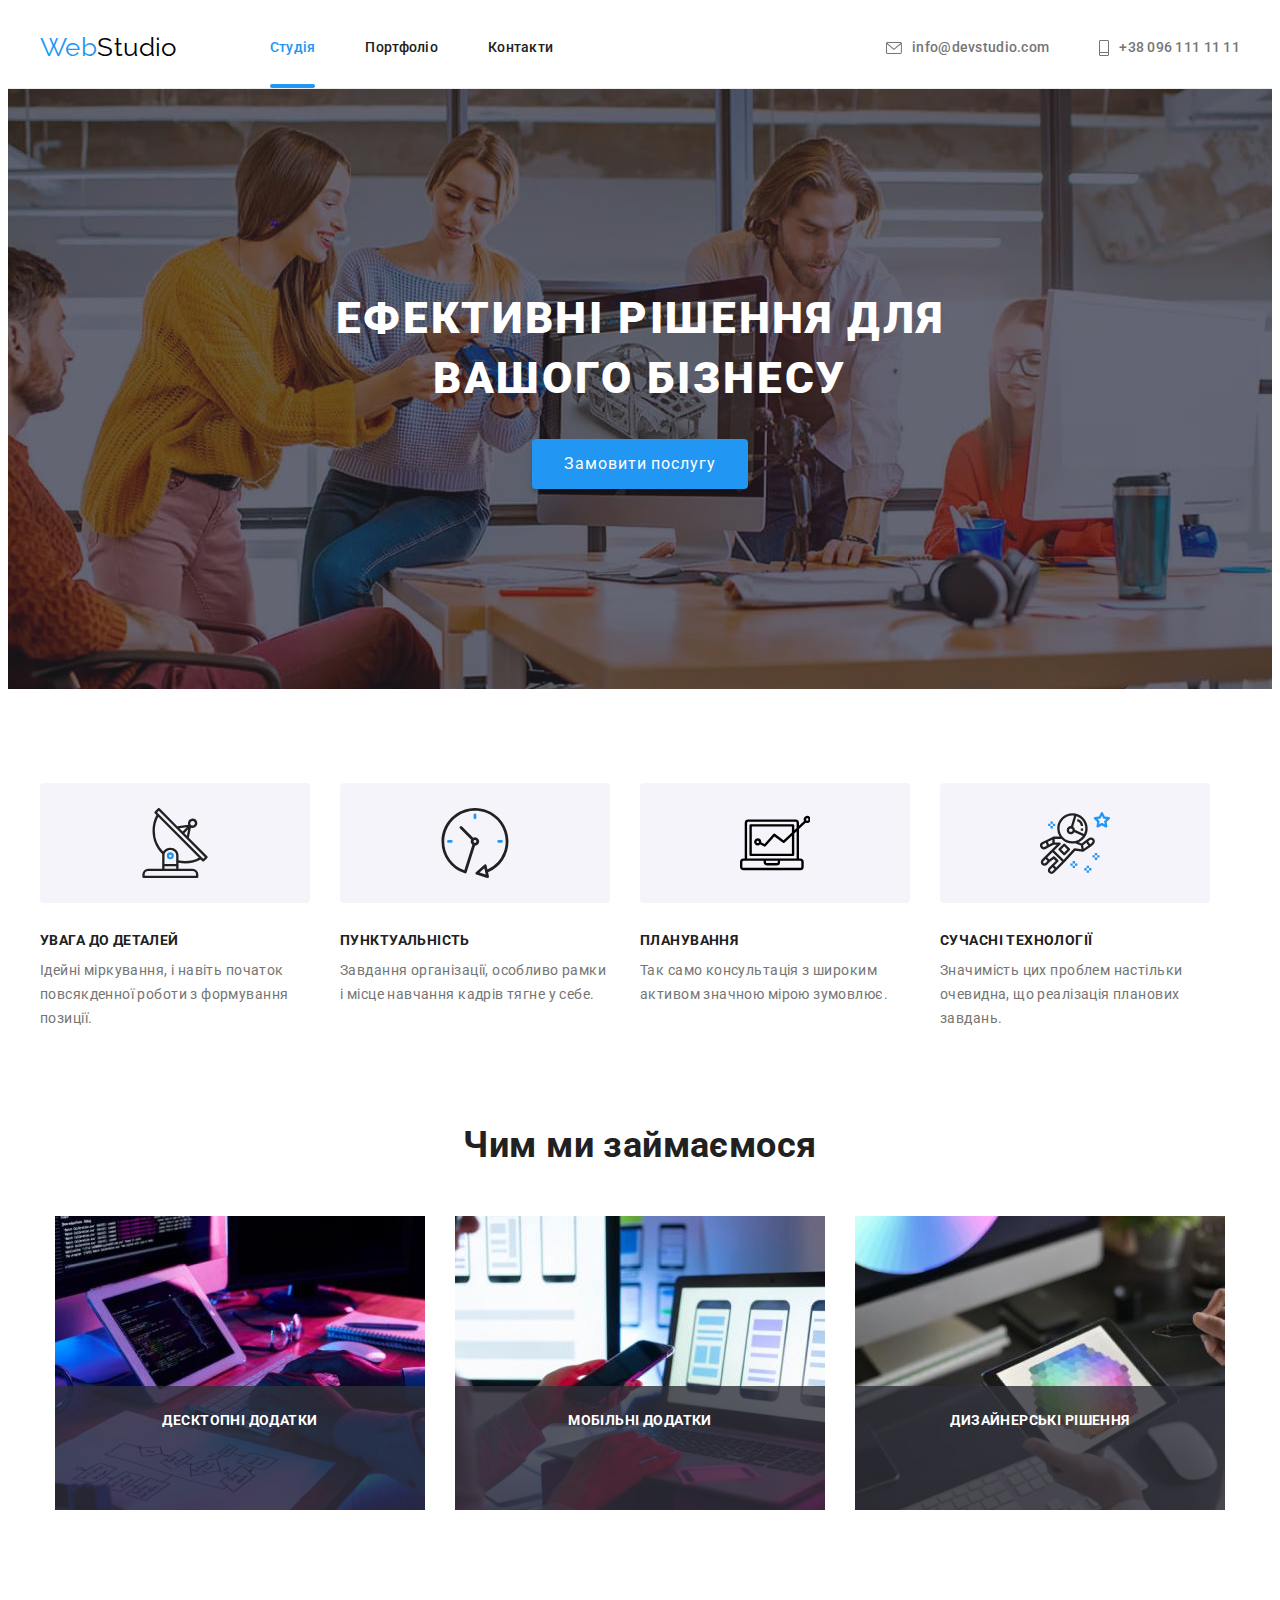
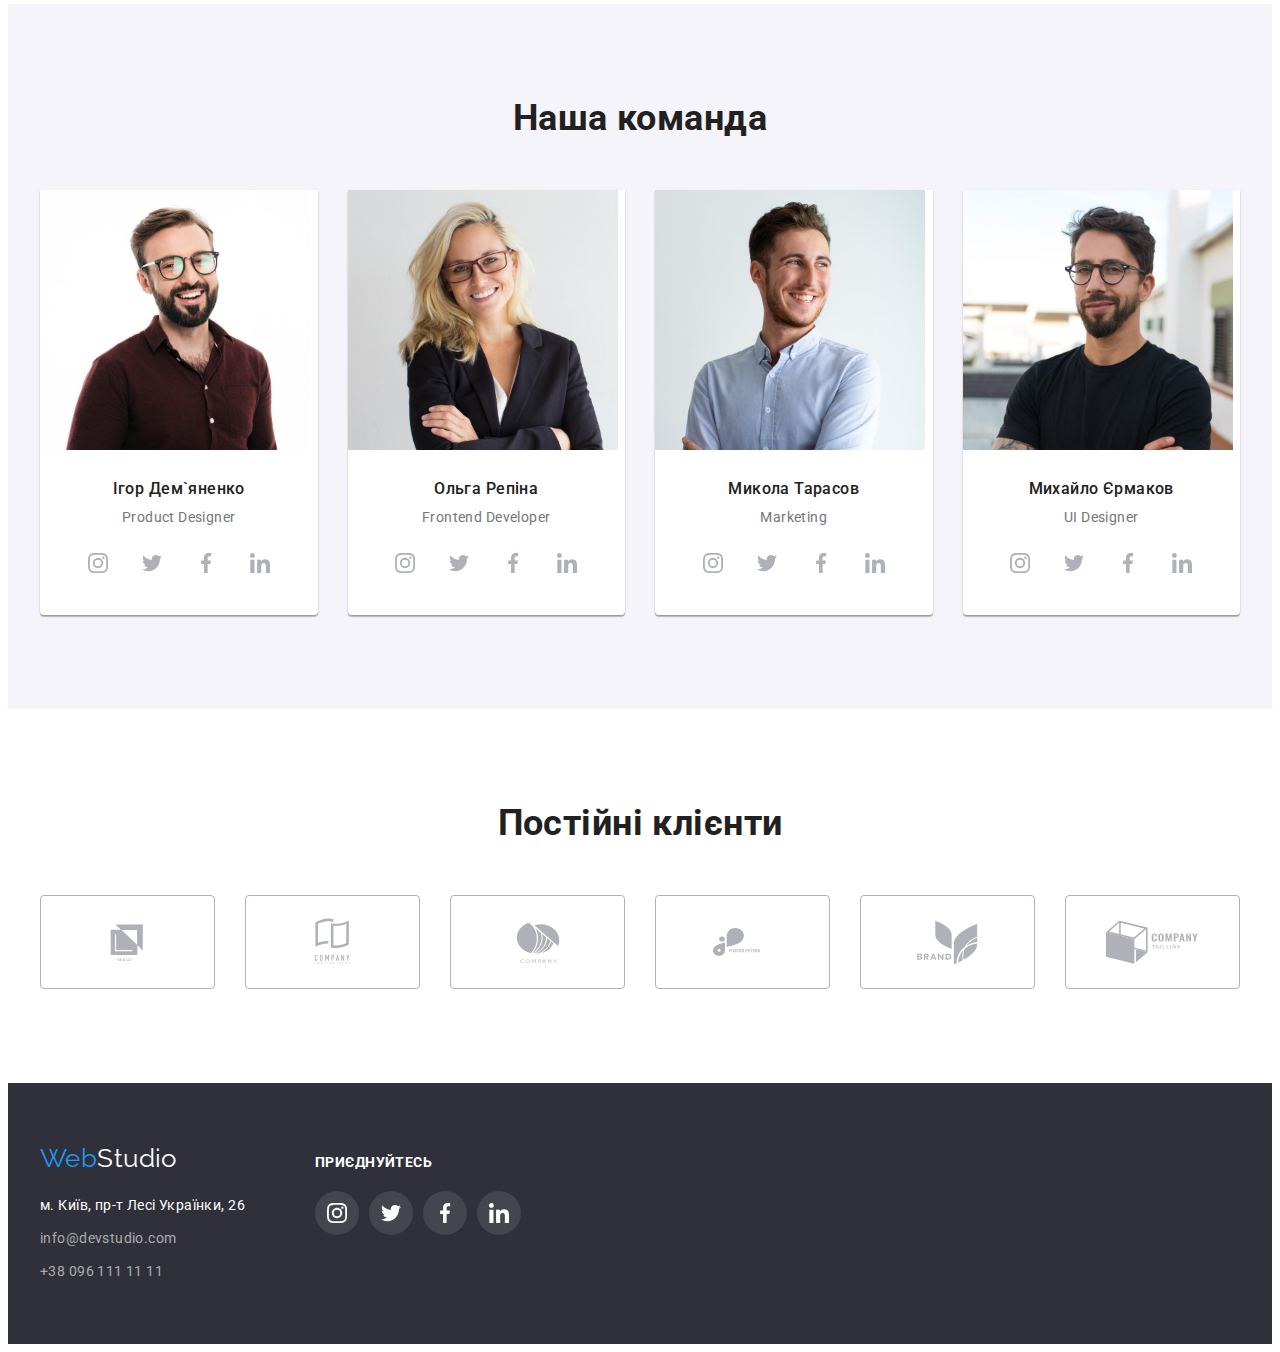
<file: index.html>
<!DOCTYPE html>
<html lang="ru">
  <head>
    <meta charset="UTF-8" />
    <meta http-equiv="X-UA-Compatible" content="IE=edge" />
    <meta name="viewport" content="width=device-width, initial-scale=1.0" />
    <title>Document</title>
    <link
      href="https://fonts.googleapis.com/css2?family=Raleway:wght@700&family=Roboto:wght@400;500;700;900&display=swap"
      rel="stylesheet"
    />
    <link
      rel="stylesheet"
      href="https://cdnjs.cloudflare.com/ajax/libs/modern-normalize/1.1.0/modern-normalize.min.css"
      integrity="sha512-wpPYUAdjBVSE4KJnH1VR1HeZfpl1ub8YT/NKx4PuQ5NmX2tKuGu6U/JRp5y+Y8XG2tV+wKQpNHVUX03MfMFn9Q=="
      crossorigin="anonymous"
      referrerpolicy="no-referrer"
    />
    <link rel="stylesheet" href="./css/styles.css" />
  </head>
  <body>
    <header class="page-header">
      <div class="page-header-nav container">
        <nav class="nav">
          <a href="./index.html" class="logo">Web<span class="accent">Studio</span></a>
          <ul class="site-nav">
            <li class="nav-item">
              <a href="./index.html" class="link current">Студія</a>
            </li>
            <li class="nav-item">
              <a href="./portfolio.html" class="link">Портфоліо</a>
            </li>
            <li class="nav-item">
              <a href="" class="link">Контакти</a>
            </li>
          </ul>
        </nav>
        <ul class="nav-contacts">
          <li class="nav-contacts-item">
            <a href="mailto:info@devstudio.com" class="nav-contacts-link">
              <svg class="nav-contacts-icon envelope" width="16px" height="12px">
                <use href="./images/icon/symbol-defs.svg#icon-envelope"></use>
              </svg>
              info@devstudio.com</a
            >
          </li>
          <li class="nav-contacts-item">
            <a href="tel:+380961111111" class="nav-contacts-link">
              <svg class="nav-contacts-icon mobile" width="10px" height="16px">
                <use href="./images/icon/symbol-defs.svg#icon-mobile"></use>
              </svg>
              +38 096 111 11 11</a
            >
          </li>
        </ul>
      </div>
    </header>
    <main>
      <section class="hero section">
        <div class="container">
          <h1 class="hero-title">Ефективні рішення для вашого бізнесу</h1>
          <button data-modal-open type="button" name="order service" class="hero-button">
            Замовити послугу
          </button>
        </div>
        <div class="backdrop is-hidden" data-modal>
          <div class="modal">
            <button type="button" class="modal-close-icon" data-modal-close>
              <svg class="close-icon">
                <use
                  href="./images/icon/symbol-defs.svg#icon-close"
                  width="11px"
                  height="11px"
                ></use>
              </svg>
            </button>
          </div>
        </div>
      </section>

      <section class="section">
        <div class="container">
          <h2 class="section-title hidden">Переваги</h2>
          <ul class="feature-list">
            <li class="feature-item">
              <div class="feature-icon">
                <svg class="feature-item-icon">
                  <use href="./images/icon/symbol-defs.svg#icon-antenna"></use>
                </svg>
              </div>
              <h3 class="feature-title">увага до деталей</h3>
              <p class="feature-text">
                Ідейні міркування, і навіть початок повсякденної роботи з формування позиції.
              </p>
            </li>
            <li class="feature-item">
              <div class="feature-icon">
                <svg class="feature-item-icon">
                  <use href="./images/icon/symbol-defs.svg#icon-clock"></use>
                </svg>
              </div>
              <h3 class="feature-title">пунктуальність</h3>
              <p class="feature-text">
                Завдання організації, особливо рамки і місце навчання кадрів тягне у себе.
              </p>
            </li>
            <li class="feature-item">
              <div class="feature-icon">
                <svg class="feature-item-icon">
                  <use href="./images/icon/symbol-defs.svg#icon-diagrama"></use>
                </svg>
              </div>
              <h3 class="feature-title">планування</h3>
              <p class="feature-text">
                Так само консультація з широким активом значною мірою зумовлює.
              </p>
            </li>
            <li class="feature-item">
              <div class="feature-icon">
                <svg class="feature-item-icon">
                  <use href="./images/icon/symbol-defs.svg#icon-astronaut"></use>
                </svg>
              </div>
              <h3 class="feature-title">сучасні технології</h3>
              <p class="feature-text">
                Значимість цих проблем настільки очевидна, що реалізація планових завдань.
              </p>
            </li>
          </ul>
        </div>
      </section>

      <section class="section about">
        <div class="container">
          <h2 class="section-title">Чим ми займаємося</h2>
          <ul class="about-list">
            <li class="about-item">
              <div class="about-action">
                <img src="./images/box-1.jpg" width="370" height="294" alt="продукт 1" />
                <p class="about-text">Десктопні додатки</p>
              </div>
            </li>
            <li class="about-item">
              <div class="about-action">
                <img src="./images/box-2.jpg" width="370" height="294" alt="продукт 2" />
                <p class="about-text">Мобільні додатки</p>
              </div>
            </li>
            <li class="about-item">
              <div class="about-action">
                <img src="./images/box-3.jpg" width="370" height="294" alt="продукт 3" />
                <p class="about-text">Дизайнерські рішення</p>
              </div>
            </li>
          </ul>
        </div>
      </section>

      <section class="section team">
        <div class="container">
          <h2 class="section-title">Наша команда</h2>
          <ul class="team-list">
            <li class="team-item">
              <img src="./images/img1.jpg" width="270" height="260" alt="участник команды 1" />
              <h3 class="team-name">Ігор Дем`яненко</h3>
              <p class="team-position">Product Designer</p>
              <ul class="team-social-list">
                <li class="team-social-item">
                  <a class="team-social-link" href="">
                    <svg class="team-social-icon">
                      <use href="./images/icon/symbol-defs.svg#icon-instagram"></use>
                    </svg>
                  </a>
                </li>
                <li class="team-social-item">
                  <a class="team-social-link" href="">
                    <svg class="team-social-icon">
                      <use href="./images/icon/symbol-defs.svg#icon-twitter"></use>
                    </svg>
                  </a>
                </li>
                <li class="team-social-item">
                  <a class="team-social-link" href="">
                    <svg class="team-social-icon">
                      <use href="./images/icon/symbol-defs.svg#icon-facebook"></use>
                    </svg>
                  </a>
                </li>
                <li class="team-social-item">
                  <a class="team-social-link" href="">
                    <svg class="team-social-icon">
                      <use href="./images/icon/symbol-defs.svg#icon-linkedin"></use>
                    </svg>
                  </a>
                </li>
              </ul>
            </li>
            <li class="team-item">
              <img src="./images/img2.jpg" width="270" height="260" alt="участник команды 2" />
              <h3 class="team-name">Ольга Репіна</h3>
              <p class="team-position">Frontend Developer</p>
              <ul class="team-social-list">
                <li class="team-social-item">
                  <a class="team-social-link" href="">
                    <svg class="team-social-icon">
                      <use href="./images/icon/symbol-defs.svg#icon-instagram"></use>
                    </svg>
                  </a>
                </li>
                <li class="team-social-item">
                  <a class="team-social-link" href="">
                    <svg class="team-social-icon">
                      <use href="./images/icon/symbol-defs.svg#icon-twitter"></use>
                    </svg>
                  </a>
                </li>
                <li class="team-social-item">
                  <a class="team-social-link" href="">
                    <svg class="team-social-icon">
                      <use href="./images/icon/symbol-defs.svg#icon-facebook"></use>
                    </svg>
                  </a>
                </li>
                <li class="team-social-item">
                  <a class="team-social-link" href="">
                    <svg class="team-social-icon">
                      <use href="./images/icon/symbol-defs.svg#icon-linkedin"></use>
                    </svg>
                  </a>
                </li>
              </ul>
            </li>
            <li class="team-item">
              <img src="./images/img3.jpg" width="270" height="260" alt="участник команды 3" />
              <h3 class="team-name">Микола Тарасов</h3>
              <p class="team-position">Marketing</p>
              <ul class="team-social-list">
                <li class="team-social-item">
                  <a class="team-social-link" href="">
                    <svg class="team-social-icon">
                      <use href="./images/icon/symbol-defs.svg#icon-instagram"></use>
                    </svg>
                  </a>
                </li>
                <li class="team-social-item">
                  <a class="team-social-link" href="">
                    <svg class="team-social-icon">
                      <use href="./images/icon/symbol-defs.svg#icon-twitter"></use>
                    </svg>
                  </a>
                </li>
                <li class="team-social-item">
                  <a class="team-social-link" href="">
                    <svg class="team-social-icon">
                      <use href="./images/icon/symbol-defs.svg#icon-facebook"></use>
                    </svg>
                  </a>
                </li>
                <li class="team-social-item">
                  <a class="team-social-link" href="">
                    <svg class="team-social-icon">
                      <use href="./images/icon/symbol-defs.svg#icon-linkedin"></use>
                    </svg>
                  </a>
                </li>
              </ul>
            </li>
            <li class="team-item">
              <img src="./images/img4.jpg" width="270" height="260" alt="участник команды 4" />
              <h3 class="team-name">Михайло Єрмаков</h3>
              <p class="team-position">UI Designer</p>
              <ul class="team-social-list">
                <li class="team-social-item">
                  <a class="team-social-link" href="">
                    <svg class="team-social-icon">
                      <use href="./images/icon/symbol-defs.svg#icon-instagram"></use>
                    </svg>
                  </a>
                </li>
                <li class="team-social-item">
                  <a class="team-social-link" href="">
                    <svg class="team-social-icon">
                      <use href="./images/icon/symbol-defs.svg#icon-twitter"></use>
                    </svg>
                  </a>
                </li>
                <li class="team-social-item">
                  <a class="team-social-link" href="">
                    <svg class="team-social-icon">
                      <use href="./images/icon/symbol-defs.svg#icon-facebook"></use>
                    </svg>
                  </a>
                </li>
                <li class="team-social-item">
                  <a class="team-social-link" href="">
                    <svg class="team-social-icon">
                      <use href="./images/icon/symbol-defs.svg#icon-linkedin"></use>
                    </svg>
                  </a>
                </li>
              </ul>
            </li>
          </ul>
        </div>
      </section>
      <section class="section clients">
        <div class="container">
          <h2 class="section-title">Постійні клієнти</h2>
          <ul class="clients-list">
            <li class="clients-list-item">
              <a class="clients-link" href="">
                <svg class="clients-item-logo" widht="41" height="47">
                  <use href="./images/icon/symbol-defs.svg#icon-client-1"></use>
                </svg>
              </a>
            </li>
            <li class="clients-list-item">
              <a class="clients-link" href="">
                <svg class="clients-item-logo" widht="40" height="52">
                  <use href="./images/icon/symbol-defs.svg#icon-client-2"></use>
                </svg>
              </a>
            </li>
            <li class="clients-list-item">
              <a class="clients-link" href=""
                ><svg class="clients-item-logo" width="44" height="41">
                  <use href="./images/icon/symbol-defs.svg#icon-client-3"></use>
                </svg>
              </a>
            </li>
            <li class="clients-list-item">
              <a class="clients-link" href="">
                <svg class="clients-item-logo" width="84" height="41">
                  <use href="./images/icon/symbol-defs.svg#icon-client-4"></use>
                </svg>
              </a>
            </li>
            <li class="clients-list-item">
              <a class="clients-link" href="">
                <svg class="clients-item-logo" width="63" height="45">
                  <use href="./images/icon/symbol-defs.svg#icon-client-5"></use>
                </svg>
              </a>
            </li>
            <li class="clients-list-item">
              <a class="clients-link" href="">
                <svg class="clients-item-logo" width="94" height="44">
                  <use href="./images/icon/symbol-defs.svg#icon-client-6"></use>
                </svg>
              </a>
            </li>
          </ul>
        </div>
      </section>
    </main>
    <footer class="footer">
      <div class="container footer-address-social">
        <div>
          <a href="index.html" class="logo">Web<span class="accent">Studio</span></a>
          <address>
            <ul class="footer-list">
              <li class="footer-list-item">
                <a
                  href="https://goo.gl/maps/HEMFCHXjC1AX881L7"
                  rel="noopener, noreferrer"
                  class="map-link"
                  >м. Київ, пр-т Лесі Українки, 26</a
                >
              </li>
              <li class="footer-list-item">
                <a href="mailto:info@devstudio.com" class="link">info@devstudio.com</a>
              </li>
              <li class="footer-list-item">
                <a href="tel:+380961111111" class="link">+38 096 111 11 11</a>
              </li>
            </ul>
          </address>
        </div>
        <div class="social">
          <h3 class="social-title">приєднуйтесь</h3>
          <ul class="social-list">
            <li class="social-list-item">
              <a class="social-link" href="">
                <svg class="social-item-logo">
                  <use href="./images/icon/symbol-defs.svg#icon-instagram"></use>
                </svg>
              </a>
            </li>
            <li class="social-list-item">
              <a class="social-link" href="">
                <svg class="social-item-logo">
                  <use href="./images/icon/symbol-defs.svg#icon-twitter"></use>
                </svg>
              </a>
            </li>
            <li class="social-list-item">
              <a class="social-link" href="">
                <svg class="social-item-logo">
                  <use href="./images/icon/symbol-defs.svg#icon-facebook"></use>
                </svg>
              </a>
            </li>
            <li class="social-list-item">
              <a class="social-link" href="">
                <svg class="social-item-logo">
                  <use href="./images/icon/symbol-defs.svg#icon-linkedin"></use>
                </svg>
              </a>
            </li>
          </ul>
        </div>
      </div>
    </footer>

    <script src="./js/modal.js"></script>
  </body>
</html>
</file>
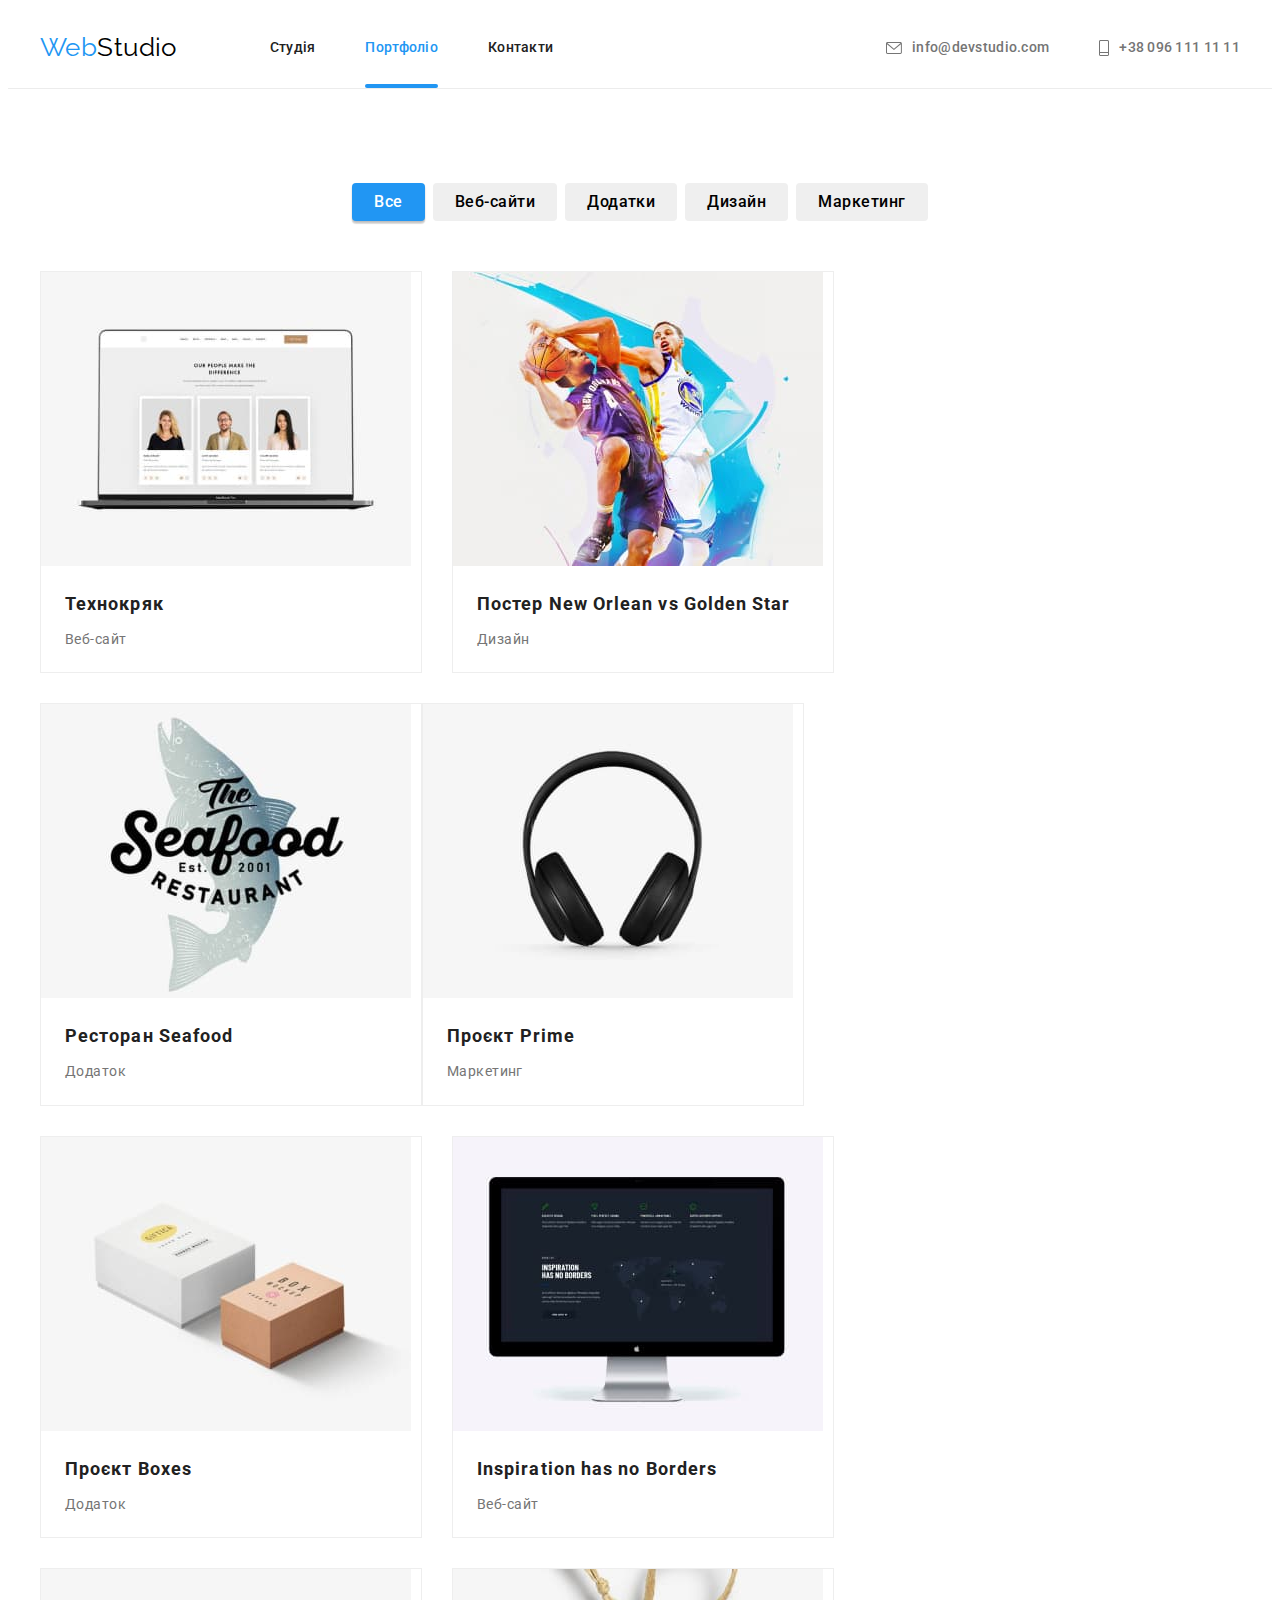
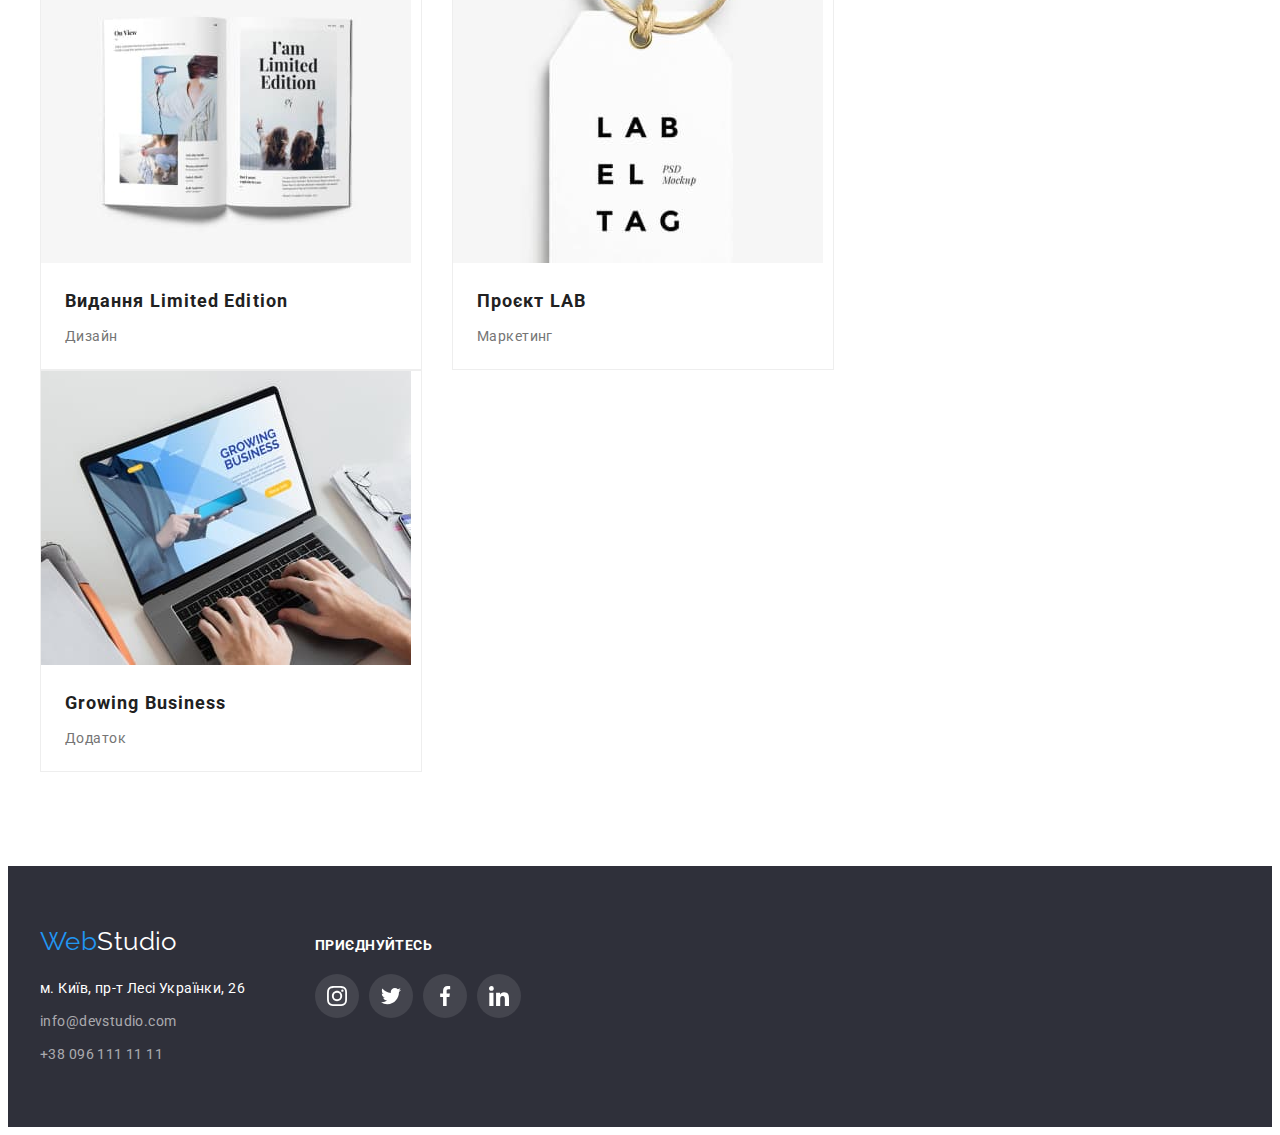
<file: portfolio.html>
<!DOCTYPE html>
<html lang="ru">
  <head>
    <meta charset="UTF-8" />
    <meta http-equiv="X-UA-Compatible" content="IE=edge" />
    <meta name="viewport" content="width=device-width, initial-scale=1.0" />
    <title>Document</title>
    <link
      href="https://fonts.googleapis.com/css2?family=Raleway:wght@700&family=Roboto:wght@400;500;700;900&display=swap"
      rel="stylesheet"
    />
    <link
      rel="stylesheet"
      href="https://cdnjs.cloudflare.com/ajax/libs/modern-normalize/1.1.0/modern-normalize.min.css"
      integrity="sha512-wpPYUAdjBVSE4KJnH1VR1HeZfpl1ub8YT/NKx4PuQ5NmX2tKuGu6U/JRp5y+Y8XG2tV+wKQpNHVUX03MfMFn9Q=="
      crossorigin="anonymous"
      referrerpolicy="no-referrer"
    />
    <link rel="stylesheet" href="./css/styles.css" />
  </head>

  <body>
    <header class="page-header">
      <div class="page-header-nav container">
        <nav class="nav">
          <a href="./index.html" class="logo">Web<span class="accent">Studio</span></a>
          <ul class="site-nav">
            <li class="nav-item">
              <a href="./index.html" class="link">Студія</a>
            </li>
            <li class="nav-item">
              <a href="./portfolio.html" class="link current">Портфоліо</a>
            </li>
            <li class="nav-item">
              <a href="" class="link">Контакти</a>
            </li>
          </ul>
        </nav>
        <ul class="nav-contacts">
          <li class="nav-contacts-item">
            <a href="mailto:info@devstudio.com" class="nav-contacts-link">
              <svg class="nav-contacts-icon envelope" width="16px" height="12px">
                <use href="./images/icon/symbol-defs.svg#icon-envelope"></use>
              </svg>
              info@devstudio.com</a
            >
          </li>
          <li class="nav-contacts-item">
            <a href="tel:+380961111111" class="nav-contacts-link">
              <svg class="nav-contacts-icon mobile" width="10px" height="16px">
                <use href="./images/icon/symbol-defs.svg#icon-mobile"></use>
              </svg>
              +38 096 111 11 11</a
            >
          </li>
        </ul>
      </div>
    </header>

    <main>
      <section class="section">
        <div class="container">
          <h1 class="work hidden">Приклади робіт</h1>
          <ul class="menu">
            <li><button type="button" class="button current">Все</button></li>
            <li><button type="button" class="button">Веб-сайти</button></li>
            <li><button type="button" class="button">Додатки</button></li>
            <li><button type="button" class="button">Дизайн</button></li>
            <li><button type="button" class="button">Маркетинг</button></li>
          </ul>
          <ul class="product-list">
            <li class="product-item">
              <a href="" class="product-link">
                <div class="product-wrapper">
                  <p class="product-wrapper-text">
                    Ресурс пропонує комплексні пропозиції з різним рівнем функціоналу та сервісів.
                    Все це дозволить відвідувачу отримати вичерпні відомості про компанію чи
                    приватну особу.
                  </p>
                  <img src="./images/img5.jpg" width="370" height="294" alt="Технокряк" />
                </div>
                <h2 class="product-name">Технокряк</h2>
                <p class="product-description">Веб-сайт</p>
              </a>
            </li>
            <li class="product-item">
              <a href="" class="product-link">
                <div class="product-wrapper">
                  <p class="product-wrapper-text">
                    Ресурс пропонує комплексні пропозиції з різним рівнем функціоналу та сервісів.
                    Все це дозволить відвідувачу отримати вичерпні відомості про компанію чи
                    приватну особу.
                  </p>
                  <img
                    src="./images/img6.jpg"
                    width="370"
                    height="294"
                    alt="Постер New Orlean vs Golden Star"
                  />
                </div>

                <h2 class="product-name">Постер New Orlean vs Golden Star</h2>
                <p class="product-description">Дизайн</p>
              </a>
            </li>
            <li class="product-item">
              <a href="" class="product-link">
                <div class="product-wrapper">
                  <p class="product-wrapper-text">
                    Ресурс пропонує комплексні пропозиції з різним рівнем функціоналу та сервісів.
                    Все це дозволить відвідувачу отримати вичерпні відомості про компанію чи
                    приватну особу.
                  </p>
                  <img src="./images/img7.jpg" width="370" height="294" alt="Ресторан Seafood" />
                </div>

                <h2 class="product-name">Ресторан Seafood</h2>
                <p class="product-description">Додаток</p>
              </a>
            </li>

            <li class="product-item">
              <a href="" class="product-link">
                <div class="product-wrapper">
                  <p class="product-wrapper-text">
                    Ресурс пропонує комплексні пропозиції з різним рівнем функціоналу та сервісів.
                    Все це дозволить відвідувачу отримати вичерпні відомості про компанію чи
                    приватну особу.
                  </p>
                  <img src="./images/img8.jpg" width="370" height="294" alt="Проект Prime" />
                </div>

                <h2 class="product-name">Проєкт Prime</h2>
                <p class="product-description">Маркетинг</p>
              </a>
            </li>

            <li class="product-item">
              <a href="" class="product-link">
                <div class="product-wrapper">
                  <p class="product-wrapper-text">
                    Ресурс пропонує комплексні пропозиції з різним рівнем функціоналу та сервісів.
                    Все це дозволить відвідувачу отримати вичерпні відомості про компанію чи
                    приватну особу.
                  </p>
                  <img src="./images/img9.jpg" width="370" height="294" alt="Проект Boxes" />
                </div>

                <h2 class="product-name">Проєкт Boxes</h2>
                <p class="product-description">Додаток</p>
              </a>
            </li>

            <li class="product-item">
              <a href="" class="product-link">
                <div class="product-wrapper">
                  <p class="product-wrapper-text">
                    Ресурс пропонує комплексні пропозиції з різним рівнем функціоналу та сервісів.
                    Все це дозволить відвідувачу отримати вичерпні відомості про компанію чи
                    приватну особу.
                  </p>
                  <img
                    src="./images/img10.jpg"
                    width="370"
                    height="294"
                    alt="Inspiration has no Borders"
                  />
                </div>

                <h2 class="product-name">Inspiration has no Borders</h2>
                <p class="product-description">Веб-сайт</p>
              </a>
            </li>

            <li class="product-item">
              <a href="" class="product-link">
                <div class="product-wrapper">
                  <p class="product-wrapper-text">
                    Ресурс пропонує комплексні пропозиції з різним рівнем функціоналу та сервісів.
                    Все це дозволить відвідувачу отримати вичерпні відомості про компанію чи
                    приватну особу.
                  </p>
                  <img
                    src="./images/img11.jpg"
                    width="370"
                    height="294"
                    alt="Издание Limited Edition"
                  />
                </div>

                <h2 class="product-name">Видання Limited Edition</h2>
                <p class="product-description">Дизайн</p>
              </a>
            </li>

            <li class="product-item">
              <a href="" class="product-link">
                <div class="product-wrapper">
                  <p class="product-wrapper-text">
                    Ресурс пропонує комплексні пропозиції з різним рівнем функціоналу та сервісів.
                    Все це дозволить відвідувачу отримати вичерпні відомості про компанію чи
                    приватну особу.
                  </p>
                  <img src="./images/img12.jpg" width="370" height="294" alt="Проект LAB" />
                </div>

                <h2 class="product-name">Проєкт LAB</h2>
                <p class="product-description">Маркетинг</p>
              </a>
            </li>

            <li class="product-item">
              <a href="" class="product-link">
                <div class="product-wrapper">
                  <p class="product-wrapper-text">
                    Ресурс пропонує комплексні пропозиції з різним рівнем функціоналу та сервісів.
                    Все це дозволить відвідувачу отримати вичерпні відомості про компанію чи
                    приватну особу.
                  </p>
                  <img src="./images/img13.jpg" width="370" height="294" alt="Growing Business" />
                </div>

                <h2 class="product-name">Growing Business</h2>
                <p class="product-description">Додаток</p>
              </a>
            </li>
          </ul>
        </div>
      </section>
    </main>
    <footer class="footer">
      <div class="container footer-address-social">
        <div>
          <a href="index.html" class="logo">Web<span class="accent">Studio</span></a>
          <address>
            <ul class="footer-list">
              <li class="footer-list-item">
                <a
                  href="https://goo.gl/maps/HEMFCHXjC1AX881L7"
                  rel="noopener, noreferrer"
                  class="map-link"
                  >м. Київ, пр-т Лесі Українки, 26</a
                >
              </li>
              <li class="footer-list-item">
                <a href="mailto:info@devstudio.com" class="link">info@devstudio.com</a>
              </li>
              <li class="footer-list-item">
                <a href="tel:+380961111111" class="link">+38 096 111 11 11</a>
              </li>
            </ul>
          </address>
        </div>
        <div class="social">
          <h3 class="social-title">приєднуйтесь</h3>
          <ul class="social-list">
            <li class="social-list-item">
              <a class="social-link" href="">
                <svg class="social-item-logo">
                  <use href="./images/icon/symbol-defs.svg#icon-instagram"></use>
                </svg>
              </a>
            </li>
            <li class="social-list-item">
              <a class="social-link" href="">
                <svg class="social-item-logo">
                  <use href="./images/icon/symbol-defs.svg#icon-twitter"></use>
                </svg>
              </a>
            </li>
            <li class="social-list-item">
              <a class="social-link" href="">
                <svg class="social-item-logo">
                  <use href="./images/icon/symbol-defs.svg#icon-facebook"></use>
                </svg>
              </a>
            </li>
            <li class="social-list-item">
              <a class="social-link" href="">
                <svg class="social-item-logo">
                  <use href="./images/icon/symbol-defs.svg#icon-linkedin"></use>
                </svg>
              </a>
            </li>
          </ul>
        </div>
      </div>
    </footer>
  </body>
</html>
</file>
<file: css/styles.css>
:root {
  --primary-text-color: #212121;
  --secondary-text-color: #757575;
  --active-color: #2196f3;
  --bg-color: #ffffff;
  --secondary-bg-color: #2f303a;
  --black-color: #000000;
  --button-bg-color: #f5f4fa;
  --hero-btn-bg-color: #188ce8;
  --footer-address-color: rgba(255, 255, 255, 0.6);
  --border-color: #eeeeee;
  --icon-color: #afb1b8;
  --icon-bg-color: rgba(255, 255, 255, 0.1);
  --header-border-color: #ececec;
  --wrapper-color: rgba(33, 150, 243, 0.9);
}

body {
  background-color: var(--bg-color);
  color: var(--primary-text-color);
  font-family: 'Roboto', sans-serif;
  letter-spacing: 0.03em;
  font-size: 14px;
}

img {
  display: block;
  max-width: 100%;
  height: auto;
}

.section {
  padding: 94px 0;
}

ul {
  list-style: none;
  padding: 0;
  margin: 0;
}

html {
  box-sizing: border-box;
}

h1,
h2,
h3 {
  margin: 0;
}

a {
  text-decoration: none;
}

.container {
  width: 1200px;
  padding-left: 15px;
  padding-right: 15px;
  margin-left: auto;
  margin-right: auto;
}

.header {
  margin-top: 0;
  margin-bottom: 0;
}

/*==================== logo ====================*/

.logo {
  padding-top: 24px;
  padding-bottom: 25px;
  font-family: 'Raleway';
  font-size: 26px;
  line-height: 1.19;
  color: var(--active-color);
}

.logo .accent {
  color: var(--black-color);
}

/* ==================== header ==================== */

.nav {
  display: flex;
}

.page-header {
  border-bottom: 1px solid var(--header-border-color);
}

.page-header-nav {
  display: flex;
  align-items: center;
  justify-content: center;
}

.site-nav {
  display: flex;
  margin-left: 93px;
}

.nav-item:not(:last-child) {
  margin-right: 50px;
}

.site-nav .link {
  display: block;
  padding-top: 32px;
  padding-bottom: 32px;
  font-weight: 500;
  font-size: 14px;
  line-height: 1.14;
  letter-spacing: 0.02em;
  color: var(--primary-text-color);
  transition-property: color;
  transition-duration: 250ms;
  transition-timing-function: cubic-bezier(0.4, 0, 0.2, 1);
}

.site-nav .link.current {
  color: var(--active-color);
}

.link {
  position: relative;
}

.link.current::after {
  content: '';
  position: absolute;

  height: 4px;
  width: 100%;
  border-radius: 4px;

  left: 0;
  bottom: 0;

  background-color: var(--active-color);
}

.nav-contacts {
  display: flex;
  margin-left: auto;
}
.nav-contacts-item + .nav-contacts-item {
  margin-left: 50px;
}

.nav-contacts-link {
  display: flex;
  align-items: center;
  padding-top: 32px;
  padding-bottom: 32px;
  font-weight: 500;
  font-size: 14px;
  line-height: 1.14;
  letter-spacing: 0.02em;
  color: var(--secondary-text-color);
  fill: var(--icon-color);
  transition-property: color;
  transition-duration: 250ms;
  transition-timing-function: cubic-bezier(0.4, 0, 0.2, 1);
}

.nav-contacts-icon {
  fill: currentColor;
  margin-right: 10px;
}

.nav-contacts-icon:hover,
.nav-contacts-icon:focus {
  fill: var(--active-color);
}

.nav .link:hover,
.nav .link:focus,
.footer .link:hover,
.footer .link:focus,
.nav-contacts-link:hover,
.nav-contacts-link:focus {
  color: var(--active-color);
}

/* ==================== button ==================== */

.button {
  display: inline-block;
  border: none;
  border-radius: 4px;
  margin-top: 0;
  margin-bottom: 0;
  padding: 6px 22px;
  font-family: inherit;
  font-weight: 500;
  font-size: 16px;
  line-height: 1.62;
  text-align: center;
  letter-spacing: 0.03em;
  cursor: pointer;
  transition-property: color, background-color, box-shadow;
  transition-duration: 250ms;
  transition-timing-function: cubic-bezier(0.4, 0, 0.2, 1);
}

.button.current,
.button:hover,
.button:focus {
  color: var(--bg-color);
  background-color: var(--active-color);
  box-shadow: 0px 3px 1px rgba(0, 0, 0, 0.1), 0px 1px 2px rgba(0, 0, 0, 0.08),
    0px 2px 2px rgba(0, 0, 0, 0.12);
}

/* ==================== hero ==================== */

.hero {
  margin-left: auto;
  margin-right: auto;
  padding: 200px 0;
  background-image: linear-gradient(to right, rgba(47, 48, 58, 0.4), rgba(47, 48, 58, 0.4)),
    url(../images/background/bg-img.jpg);
  max-width: 1600px;
  background-color: var(--secondary-bg-color);
  background-repeat: no-repeat;
  background-position: center;
  background-size: cover;
  text-align: center;
}

.hero-title {
  margin-top: 0;
  margin-bottom: 30px;
  margin-left: auto;
  margin-right: auto;
  width: 696px;
  font-weight: 900;
  font-size: 44px;
  line-height: 1.36;
  text-align: center;
  letter-spacing: 0.06em;
  text-transform: uppercase;
  color: var(--bg-color);
}

.hero-button {
  display: inline-block;
  border: none;
  box-shadow: 0px 4px 4px rgba(0, 0, 0, 0.15);
  border-radius: 4px;
  padding: 10px 32px;
  min-width: 200px;
  font-family: 'Roboto';
  font-size: 16px;
  line-height: 1.88;
  align-items: center;
  letter-spacing: 0.06em;
  color: var(--bg-color);
  background-color: var(--active-color);
  cursor: pointer;
  transition-property: background-color;
  transition-duration: 250ms;
  transition-timing-function: cubic-bezier(0.4, 0, 0.2, 1);
}

.hero-button:hover,
.hero-button:focus {
  background-color: var(--hero-btn-bg-color);
}

.backdrop {
  position: fixed;
  top: 0;
  left: 0;

  width: 100%;
  height: 100%;

  background-color: rgba(0, 0, 0, 0.2);

  opacity: 1;

  transition-property: visibility, opacity;
  transition-duration: 250ms;
  transition-timing-function: cubic-bezier(0.4, 0, 0.2, 1);
}

.backdrop.is-hidden {
  visibility: hidden;
  opacity: 0;
  pointer-events: none;
}

.modal {
  position: absolute;

  top: 50%;
  left: 50%;
  transform: translate(-50%, -50%);

  width: 528px;
  height: 581px;

  background-color: var(--bg-color);
  box-shadow: 0px 1px 3px rgba(0, 0, 0, 0.12), 0px 1px 1px rgba(0, 0, 0, 0.14),
    0px 2px 1px rgba(0, 0, 0, 0.2);
  border-radius: 4px;

  transition-property: visibility, opacity;
}

.modal-close-icon {
  display: flex;
  align-items: center;
  justify-content: center;

  position: absolute;
  top: 8px;
  right: 8px;

  width: 30px;
  height: 30px;
  border-radius: 50%;
  border: 1px solid rgba(0, 0, 0, 0.1);

  fill: var(--black-color);
  background: var(--bg-color);

  cursor: pointer;
  transition-property: fill;
  transition: 250ms cubic-bezier(0.4, 0, 0.2, 1);
}

.modal-close-icon:hover,
.modal-close-icon:focus {
  fill: var(--active-color);
}

.close-icon {
  width: 11px;
  height: 11px;
}

/* ==================== section ==================== */

.hidden {
  position: absolute;
  width: 1px;
  height: 1px;
  margin: -1px;
  border: 0;
  padding: 0;
  white-space: nowrap;
  clip-path: inset(100%);
  clip: rect(0 0 0 0);
  overflow: hidden;
}

.work {
  text-align: center;
}

.menu {
  display: flex;
  align-items: center;
  justify-content: center;
  flex-wrap: wrap;
  gap: 8px;
  margin-bottom: 50px;
}

.section-title {
  margin-top: 0px;
  margin-bottom: 50px;
  font-size: 36px;
  line-height: 1.16;
  text-align: center;
}

/* ==================== features ==================== */

.feature-list {
  display: flex;
  flex-wrap: wrap;
  gap: 30px;
}

.feature-list .feature-item {
  width: 270px;
}
.feature-list .feature-item:nth-child(4n) {
  margin-right: 0;
}

.feature-list .feature-item:nth-child(-n + 4) {
  margin-bottom: 0;
}

.feature-list .feature-title {
  margin-top: 0px;
  margin-bottom: 10px;
  font-weight: 700;
  font-size: 14px;
  line-height: 1.14;
  text-transform: uppercase;
}

.feature-list .feature-text {
  margin-top: 0px;
  margin-bottom: 0px;
  font-size: 14px;
  line-height: 1.71;
  color: var(--secondary-text-color);
}

.feature-icon {
  display: flex;
  flex-wrap: wrap;
  align-content: center;
  justify-content: center;
  height: 120px;

  background: var(--button-bg-color);
  border-radius: 4px;
  margin-bottom: 30px;
}

.feature-item-icon {
  display: flex;
  flex-wrap: wrap;

  width: 70px;
  height: 70px;
}

/* ==================== about ==================== */

.about {
  padding-top: 0;
}

.about-list {
  display: flex;
  flex-wrap: wrap;
  justify-content: center;
}

.about-item {
  display: block;
  margin-right: 30px;
  margin-bottom: 0;
}

.about-item:nth-child(3n) {
  margin-right: 0;
}

.about-action {
  position: relative;
}

.about-text {
  position: absolute;

  font-weight: 700;
  line-height: 1.1;
  text-align: center;
  letter-spacing: 0.03em;
  text-transform: uppercase;

  margin: 0;
  padding-top: 27px;
  padding-bottom: 27px;

  bottom: 0;

  width: 100%;
  height: 70px;

  color: var(--bg-color);
  background: rgba(47, 48, 58, 0.8);
}
/* ==================== team ==================== */

.team-list {
  display: flex;
  flex-wrap: wrap;
  justify-content: center;
}

.team-item {
  width: calc((100% - 90px) / 4);
  background-color: var(--bg-color);
  margin-right: 30px;
  box-shadow: 0px 1px 3px rgba(0, 0, 0, 0.12), 0px 1px 1px rgba(0, 0, 0, 0.14),
    0px 2px 1px rgba(0, 0, 0, 0.2);
  border-radius: 0px 0px 4px 4px;
}

.team-item:nth-child(4n) {
  margin-right: 0;
}

.team {
  background-color: var(--button-bg-color);
}
.team-name {
  padding-top: 30px;
  margin-bottom: 10px;
  font-weight: 500;
  font-size: 16px;
  line-height: 1.18;
  text-align: center;
}

.team-position {
  margin-top: 0;
  margin-bottom: 16px;
  padding: 0;
  line-height: 1.18;
  text-align: center;
  color: var(--secondary-text-color);
}
.team-social-list {
  display: flex;
  gap: 10px;
  justify-content: center;
  margin: 0px;
  padding-bottom: 30px;
}

.team-social-item {
  display: flex;

  justify-content: center;
}

.team-social-link {
  width: 44px;
  height: 44px;
  border-radius: 50%;
  display: flex;
  align-items: center;
  justify-content: center;
  fill: var(--icon-color);
  transition-property: fill, background-color;
  transition-duration: 250ms;
  transition-timing-function: cubic-bezier(0.4, 0, 0.2, 1);
}
.team-social-icon {
  width: 20px;
  height: 20px;
}

.team-social-link:hover,
.team-social-link:focus {
  fill: var(--bg-color);
  background-color: var(--active-color);
}

/* ==================== clients ==================== */

.clients-list {
  display: flex;
  justify-content: center;
  gap: 30px;
}

.clients-list-item {
  width: calc((100% - 150px) / 6);
}

.clients-link {
  display: flex;
  flex-wrap: wrap;
  height: 92px;
  border: 1px solid var(--icon-color);
  border-radius: 4px;
  align-content: center;
  justify-content: center;
  fill: var(--icon-color);
  transition-property: fill, border;
  transition-duration: 250ms;
  transition-timing-function: cubic-bezier(0.4, 0, 0.2, 1);
}

.clients-link:hover,
.clients-link:focus {
  fill: var(--active-color);
  border: 1px solid var(--active-color);
}

/* ==================== product ==================== */

.product-list {
  display: flex;
  flex-wrap: wrap;
  align-items: center;
}

.product-item {
  width: calc((100% - 60px) / 3);
  margin-right: 30px;
  margin-bottom: 30px;
  background-color: var(--bg-color);
  border: 1px solid var(--border-color);
  transition-property: color;
  transition-duration: 250ms;
  transition-timing-function: cubic-bezier(0.4, 0, 0.2, 1);
}

.product-item:nth-child(3n) {
  margin-right: 0;
}

.product-item:nth-last-child(-n + 3) {
  margin-bottom: 0;
}

.product-link {
  transition-property: box-shadow;
  transition-duration: 250ms;
  transition-timing-function: cubic-bezier(0.4, 0, 0.2, 1);
}

.product-link:hover,
.product-link:focus {
  display: block;
  box-shadow: 0px 1px 1px rgba(0, 0, 0, 0.12), 0px 4px 4px rgba(0, 0, 0, 0.06),
    1px 4px 6px rgba(0, 0, 0, 0.16);
}

.product-link:hover .product-wrapper-text,
.product-link:focus .product-wrapper-text {
  transform: translateY(0%);
}

.product-wrapper {
  position: relative;
  overflow: hidden;
}

.product-wrapper-text {
  top: 0;
  margin: 0;
  position: absolute;
  color: var(--bg-color);
  background-color: var(--wrapper-color);
  font-weight: 400;
  font-size: 18px;
  line-height: 1.56;
  padding: 63px 24px;

  transition: transform 250ms cubic-bezier(0.4, 0, 0.2, 1);
  transform: translateY(100%);
}

.product-name {
  padding-top: 20px;
  padding-right: 24px;
  padding-left: 24px;
  margin-bottom: 4px;

  font-size: 18px;
  line-height: 2;
  letter-spacing: 0.06em;
  color: var(--primary-text-color);
}

.product-description {
  margin: 0;
  padding-top: 0;
  padding-left: 24px;
  padding-bottom: 20px;
  padding-right: 24px;
  line-height: 1.88;
  color: var(--secondary-text-color);
}

/* ==================== footer ==================== */

.footer {
  padding-top: 60px;
  padding-bottom: 60px;

  background-color: var(--secondary-bg-color);
}

.footer .logo {
  margin-bottom: 20px;
  padding: 0;

  display: block;
}

.footer .accent {
  color: var(--bg-color);
}

.footer .map-link {
  font-family: 'Roboto';
  font-style: normal;

  line-height: 1.71;

  color: var(--bg-color);
}

.footer .link {
  padding-bottom: 9px;

  font-family: 'Roboto';
  font-style: normal;
  font-weight: 400;
  line-height: 1.71;

  color: var(--footer-address-color);
  transition-property: color;
  transition-duration: 250ms;
  transition-timing-function: cubic-bezier(0.4, 0, 0.2, 1);
}

.footer-list-item {
  margin-bottom: 9px;
}

.footer-list :last-of-type {
  margin-bottom: 0;
  padding-bottom: 0;
}

.footer-address-social {
  display: flex;
  align-items: baseline;
}

.social {
  margin-left: 70px;
}

.social-title {
  margin-bottom: 20px;

  font-size: 14px;
  line-height: 1.14;
  text-transform: uppercase;
  font-style: normal;

  color: var(--bg-color);
}

.social-list {
  display: flex;
  flex-wrap: wrap;
  align-items: center;
  justify-content: center;

  gap: 10px;
}

.social-list-item {
  width: 44px;
  height: 44px;
  border-radius: 50%;

  display: flex;
  flex-wrap: wrap;

  background: var(--icon-bg-color);
}

.social-link {
  width: 44px;
  height: 44px;
  border-radius: 50%;

  display: flex;
  flex-wrap: wrap;
  align-content: center;
  justify-content: center;

  fill: var(--bg-color);
  transition-property: background-color;
  transition-duration: 250ms;
  transition-timing-function: cubic-bezier(0.4, 0, 0.2, 1);
}

.social-item-logo {
  width: 20px;
  height: 20px;
}

.social-link:hover,
.social-link:focus {
  background-color: var(--active-color);
}
</file>
